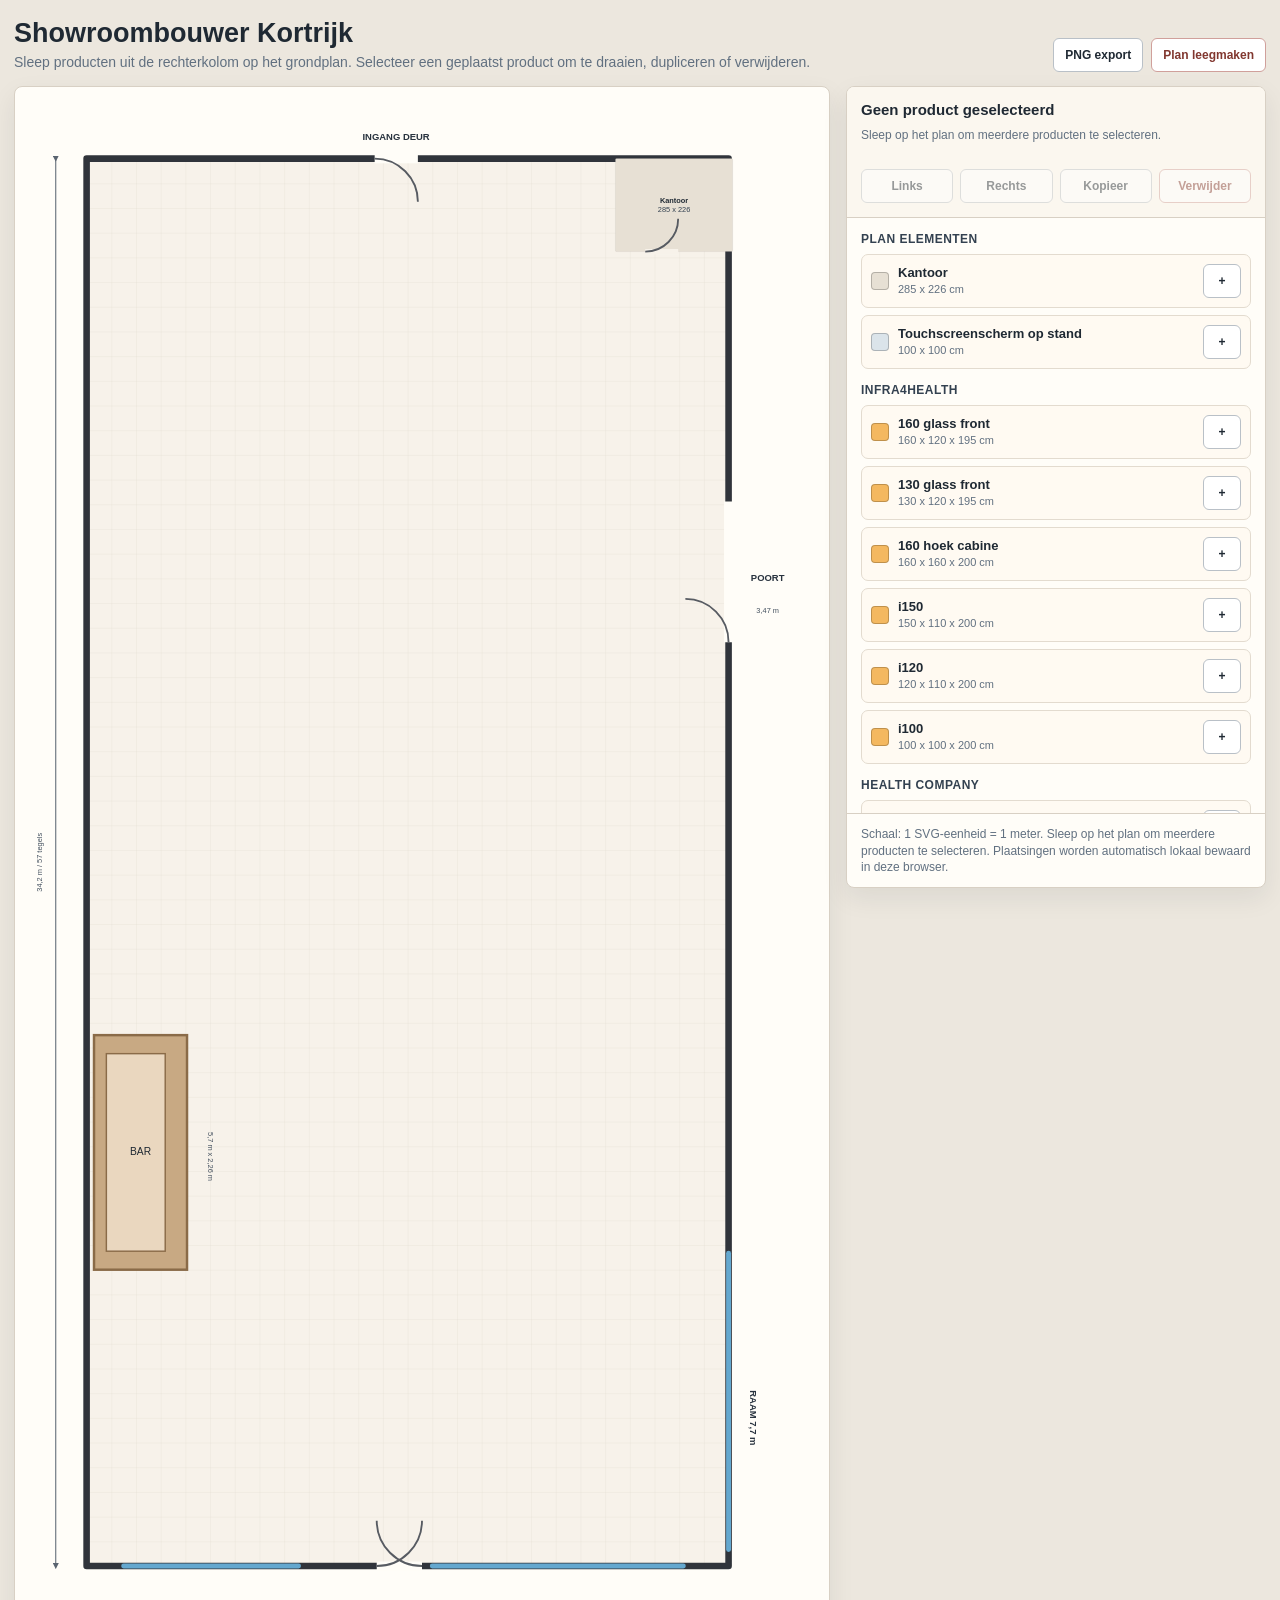
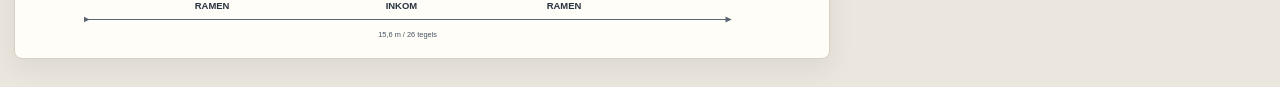
<file: index.html>
﻿<!doctype html>
<html lang="nl">
<head>
  <meta charset="utf-8">
  <meta name="viewport" content="width=device-width, initial-scale=1">
  <title>Showroombouwer Kortrijk</title>
  <link rel="stylesheet" href="styles.css">
</head>
<body>
<main>
  <header>
    <div>
      <h1>Showroombouwer Kortrijk</h1>
      <p class="subtitle">Sleep producten uit de rechterkolom op het grondplan. Selecteer een geplaatst product om te draaien, dupliceren of verwijderen.</p>
    </div>
    <div class="actions">
      <button id="savePngBtn" type="button">PNG export</button>
      <button id="clearBtn" type="button" class="danger">Plan leegmaken</button>
    </div>
  </header>

  <section class="app">
    <div class="board" id="board">
      <svg id="plan" viewBox="-1.4 -1.4 19.1 37.5" role="img" aria-label="Leeg grondplan showroom Kortrijk">
        <defs>
          <pattern id="wood" width="0.32" height="0.32" patternUnits="userSpaceOnUse" patternTransform="rotate(28)">
            <rect width="0.32" height="0.32" fill="#b98653"></rect>
            <path d="M 0 0.16 H 0.32" stroke="#7a4f2d" stroke-width="0.025" opacity="0.55"></path>
          </pattern>
          <pattern id="grass" width="0.22" height="0.22" patternUnits="userSpaceOnUse" patternTransform="rotate(18)">
            <rect width="0.22" height="0.22" fill="#7dbb73"></rect>
            <path d="M 0.03 0 L 0.03 0.22 M 0.14 0 L 0.14 0.22" stroke="#4f884e" stroke-width="0.018" opacity="0.55"></path>
          </pattern>
          <linearGradient id="spaWater" x1="0" x2="1" y1="0" y2="1">
            <stop offset="0" stop-color="#8fd2ec"></stop>
            <stop offset="1" stop-color="#2e82ad"></stop>
          </linearGradient>
          <marker id="arrow" markerWidth="6" markerHeight="6" refX="3" refY="3" orient="auto">
            <path d="M 0 0 L 6 3 L 0 6 z" fill="#5a6470"></path>
          </marker>
          <pattern id="tileGrid" width="0.6" height="0.6" patternUnits="userSpaceOnUse">
            <path d="M 0.6 0 H 0 V 0.6" fill="none" stroke="#d8d0c4" stroke-width="0.018" opacity="0.55"></path>
          </pattern>
        </defs>

        <g id="fixedPlan">
          <rect class="floor" x="0" y="0" width="15.6" height="34.2"></rect>
          <rect class="tile-grid" x="0" y="0" width="15.6" height="34.2"></rect>
          <rect class="wall" x="0" y="0" width="15.6" height="34.2"></rect>

          <line class="window" x1="0.9" y1="34.2" x2="5.15" y2="34.2"></line>
          <line class="window" x1="8.40" y1="34.2" x2="14.5" y2="34.2"></line>
          <line class="window" x1="15.6" y1="26.6" x2="15.6" y2="33.8"></line>
          <text class="plan-label" x="3.05" y="35.18">RAMEN</text>
          <text class="plan-label" x="11.6" y="35.18">RAMEN</text>
          <text class="plan-label" transform="translate(16.18 30.6) rotate(90)">RAAM 7,7 m</text>

          <line x1="7.05" y1="34.2" x2="8.15" y2="34.2" stroke="#fffdf8" stroke-width="0.22"></line>
          <path class="door" d="M 7.05 34.2 A 1.10 1.10 0 0 0 8.15 33.10"></path>
          <path class="door" d="M 8.15 34.2 A 1.10 1.10 0 0 1 7.05 33.10"></path>
          <text class="plan-label" x="7.65" y="35.18">INKOM</text>

          <line x1="15.6" y1="8.33" x2="15.6" y2="11.75" stroke="#fffdf8" stroke-width="0.22"></line>
          <path class="door" d="M 15.6 11.75 A 1.05 1.05 0 0 0 14.55 10.70"></path>
          <text class="plan-label" x="16.55" y="10.2">POORT</text>
          <text class="dim" x="16.55" y="11.05">3,47 m</text>

          <line x1="7.00" y1="0" x2="8.05" y2="0" stroke="#fffdf8" stroke-width="0.22"></line>
          <path class="door" d="M 7.00 0 A 1.05 1.05 0 0 1 8.05 1.05"></path>
          <text class="plan-label" x="7.52" y="-0.52">INGANG DEUR</text>

          <rect x="0.18" y="21.30" width="2.26" height="5.70" fill="var(--bar)" stroke="#8a6b48" stroke-width="0.06"></rect>
          <rect x="0.48" y="21.75" width="1.43" height="4.80" fill="#ead7bf" stroke="#8a6b48" stroke-width="0.035"></rect>
          <text class="fixed-label" x="1.31" y="24.15">BAR</text>
          <text class="dim" x="2.95" y="24.25" transform="rotate(90 2.95 24.25)">5,7 m x 2,26 m</text>

          <line class="dim-line" x1="0" y1="35.50" x2="15.6" y2="35.50"></line>
          <text class="dim" x="7.80" y="35.92">15,6 m / 26 tegels</text>
          <line class="dim-line" x1="-0.75" y1="0" x2="-0.75" y2="34.2"></line>
          <text class="dim" x="-1.08" y="17.10" transform="rotate(-90 -1.08 17.10)">34,2 m / 57 tegels</text>
        </g>

        <g id="items"></g>
      </svg>
    </div>

    <aside class="sidebar">
      <section class="selected-panel">
        <h2 class="selected-title" id="selectedTitle">Geen product geselecteerd</h2>
        <p class="selected-meta" id="selectedMeta">Plaats of selecteer een product op het plan.</p>
        <div class="selected-actions">
          <button id="rotateLeftBtn" type="button" disabled>Links</button>
          <button id="rotateRightBtn" type="button" disabled>Rechts</button>
          <button id="copyBtn" type="button" disabled>Kopieer</button>
          <button id="deleteBtn" type="button" class="danger" disabled>Verwijder</button>
        </div>
      </section>
      <section class="catalog" id="catalog" aria-label="Producten"></section>
      <div class="footer">Schaal: 1 SVG-eenheid = 1 meter. Sleep op het plan om meerdere producten te selecteren. Plaatsingen worden automatisch lokaal bewaard in deze browser.</div>
    </aside>
  </section>
</main>

<script src="app.js"></script>
</body>
</html>
</file>
<file: styles.css>
﻿:root {
      --ink: #1f2933;
      --muted: #617080;
      --line: #d8d0c4;
      --page: #ece7de;
      --panel: #fffdf8;
      --floor: #f7f2ea;
      --wall: #30343b;
      --window: #64a8cf;
      --infra: #f4b860;
      --hc: #e7826b;
      --classic: #c99b5c;
      --barrel: #9b6a3d;
      --spa: #4f9fc9;
      --hottub: #b77a3e;
      --canopy: #6f7f8d;
      --grass: #6aa06a;
      --bar: #c8a983;
      --office: #e7e0d4;
      --selected: #256d90;
    }

    * { box-sizing: border-box; }

    body {
      margin: 0;
      color: var(--ink);
      font-family: Arial, Helvetica, sans-serif;
      background: var(--page);
    }

    main {
      width: min(1480px, calc(100vw - 28px));
      margin: 0 auto;
      padding: 18px 0 28px;
    }

    header {
      display: flex;
      align-items: flex-end;
      justify-content: space-between;
      gap: 18px;
      margin-bottom: 14px;
    }

    h1 {
      margin: 0 0 4px;
      font-size: 27px;
      line-height: 1.15;
      letter-spacing: 0;
    }

    .subtitle {
      margin: 0;
      color: var(--muted);
      font-size: 14px;
      line-height: 1.35;
    }

    .actions {
      display: flex;
      gap: 8px;
      flex-wrap: wrap;
      justify-content: flex-end;
    }

    button {
      border: 1px solid #b9c0c7;
      border-radius: 6px;
      background: #fff;
      color: var(--ink);
      min-height: 34px;
      padding: 7px 11px;
      font: 700 12px Arial, Helvetica, sans-serif;
      cursor: pointer;
    }

    button:hover { background: #f2f6f8; }
    button:disabled { opacity: 0.45; cursor: default; }

    .danger {
      border-color: #d0a09b;
      color: #81372f;
    }

    .app {
      display: grid;
      grid-template-columns: minmax(620px, 1fr) 420px;
      gap: 16px;
      align-items: start;
    }

    .board,
    .sidebar {
      background: var(--panel);
      border: 1px solid var(--line);
      border-radius: 8px;
      box-shadow: 0 10px 26px rgba(31, 41, 51, 0.08);
    }

    .board {
      padding: 14px;
      overflow: auto;
    }

    svg {
      display: block;
      width: 100%;
      height: auto;
      min-width: 600px;
      user-select: none;
    }

    .sidebar {
      max-height: calc(100vh - 98px);
      overflow: hidden;
      display: grid;
      grid-template-rows: auto 1fr auto;
    }

    .selected-panel {
      padding: 14px;
      border-bottom: 1px solid var(--line);
      background: #fbf7ef;
    }

    .selected-title {
      margin: 0 0 8px;
      font-size: 15px;
      line-height: 1.2;
    }

    .selected-meta {
      margin: 0 0 10px;
      color: var(--muted);
      font-size: 12px;
      line-height: 1.35;
      min-height: 32px;
    }

    .selected-actions {
      display: grid;
      grid-template-columns: repeat(4, minmax(0, 1fr));
      gap: 7px;
    }

    .catalog {
      overflow: auto;
      padding: 14px;
    }

    .group-title {
      margin: 14px 0 8px;
      color: #334150;
      font-size: 12px;
      text-transform: uppercase;
      letter-spacing: 0.04em;
    }

    .group-title:first-child { margin-top: 0; }

    .product {
      display: grid;
      grid-template-columns: 18px minmax(0, 1fr) auto;
      align-items: center;
      gap: 9px;
      width: 100%;
      margin-bottom: 7px;
      padding: 9px;
      border: 1px solid #e3dbcf;
      border-radius: 7px;
      background: #fffaf2;
      cursor: grab;
    }

    .product:active { cursor: grabbing; }

    .swatch {
      width: 18px;
      height: 18px;
      border-radius: 4px;
      border: 1px solid rgba(0, 0, 0, 0.22);
    }

    .name {
      display: block;
      font-size: 13px;
      font-weight: 700;
      line-height: 1.2;
    }

    .dims {
      display: block;
      margin-top: 3px;
      color: var(--muted);
      font-size: 11px;
      line-height: 1.25;
    }

    .add {
      min-width: 38px;
      padding: 5px 8px;
    }

    .footer {
      padding: 12px 14px;
      color: var(--muted);
      font-size: 12px;
      border-top: 1px solid var(--line);
      line-height: 1.35;
    }

    .floor { fill: var(--floor); stroke: none; }
    .tile-grid { fill: url(#tileGrid); stroke: none; pointer-events: none; }
    .wall { fill: none; stroke: var(--wall); stroke-width: 0.16; stroke-linejoin: round; }
    .inner-wall { fill: none; stroke: var(--wall); stroke-width: 0.10; stroke-linejoin: round; }
    .window { stroke: var(--window); stroke-width: 0.12; stroke-linecap: round; }
    .door { fill: none; stroke: #575b62; stroke-width: 0.045; }
    .plan-label { font: 0.23px Arial, Helvetica, sans-serif; fill: #29333f; text-anchor: middle; dominant-baseline: middle; font-weight: 700; }
    .fixed-label { font: 0.25px Arial, Helvetica, sans-serif; fill: #1f2933; text-anchor: middle; dominant-baseline: middle; }
    .tiny { font-size: 0.145px; font-weight: 400; }
    .dim { font: 0.18px Arial, Helvetica, sans-serif; fill: #44515f; text-anchor: middle; }
    .dim-line { stroke: #5a6470; stroke-width: 0.025; marker-start: url(#arrow); marker-end: url(#arrow); }
    .product-shape { stroke-width: 0.055; vector-effect: non-scaling-stroke; cursor: move; }
    .product-label { pointer-events: none; font: 0.18px Arial, Helvetica, sans-serif; fill: #1f2933; text-anchor: middle; dominant-baseline: middle; }
    .glass { pointer-events: none; stroke: #e8fbff; stroke-width: 0.07; stroke-linecap: round; vector-effect: non-scaling-stroke; }
    .selection-box { fill: none; stroke: var(--selected); stroke-width: 0.055; stroke-dasharray: 0.16 0.10; vector-effect: non-scaling-stroke; pointer-events: none; }
    .marquee-selection { fill: rgba(37, 109, 144, 0.10); stroke: var(--selected); stroke-width: 0.055; stroke-dasharray: 0.18 0.12; vector-effect: non-scaling-stroke; pointer-events: none; }
    .drag-target { outline: 2px solid #256d90; outline-offset: -8px; }

    @media (max-width: 1120px) {
      header,
      .app { display: block; }
      .actions { justify-content: flex-start; margin-top: 12px; }
      .selected-actions { grid-template-columns: repeat(2, minmax(0, 1fr)); }
      .sidebar { max-height: none; margin-top: 14px; }
    }
</file>
